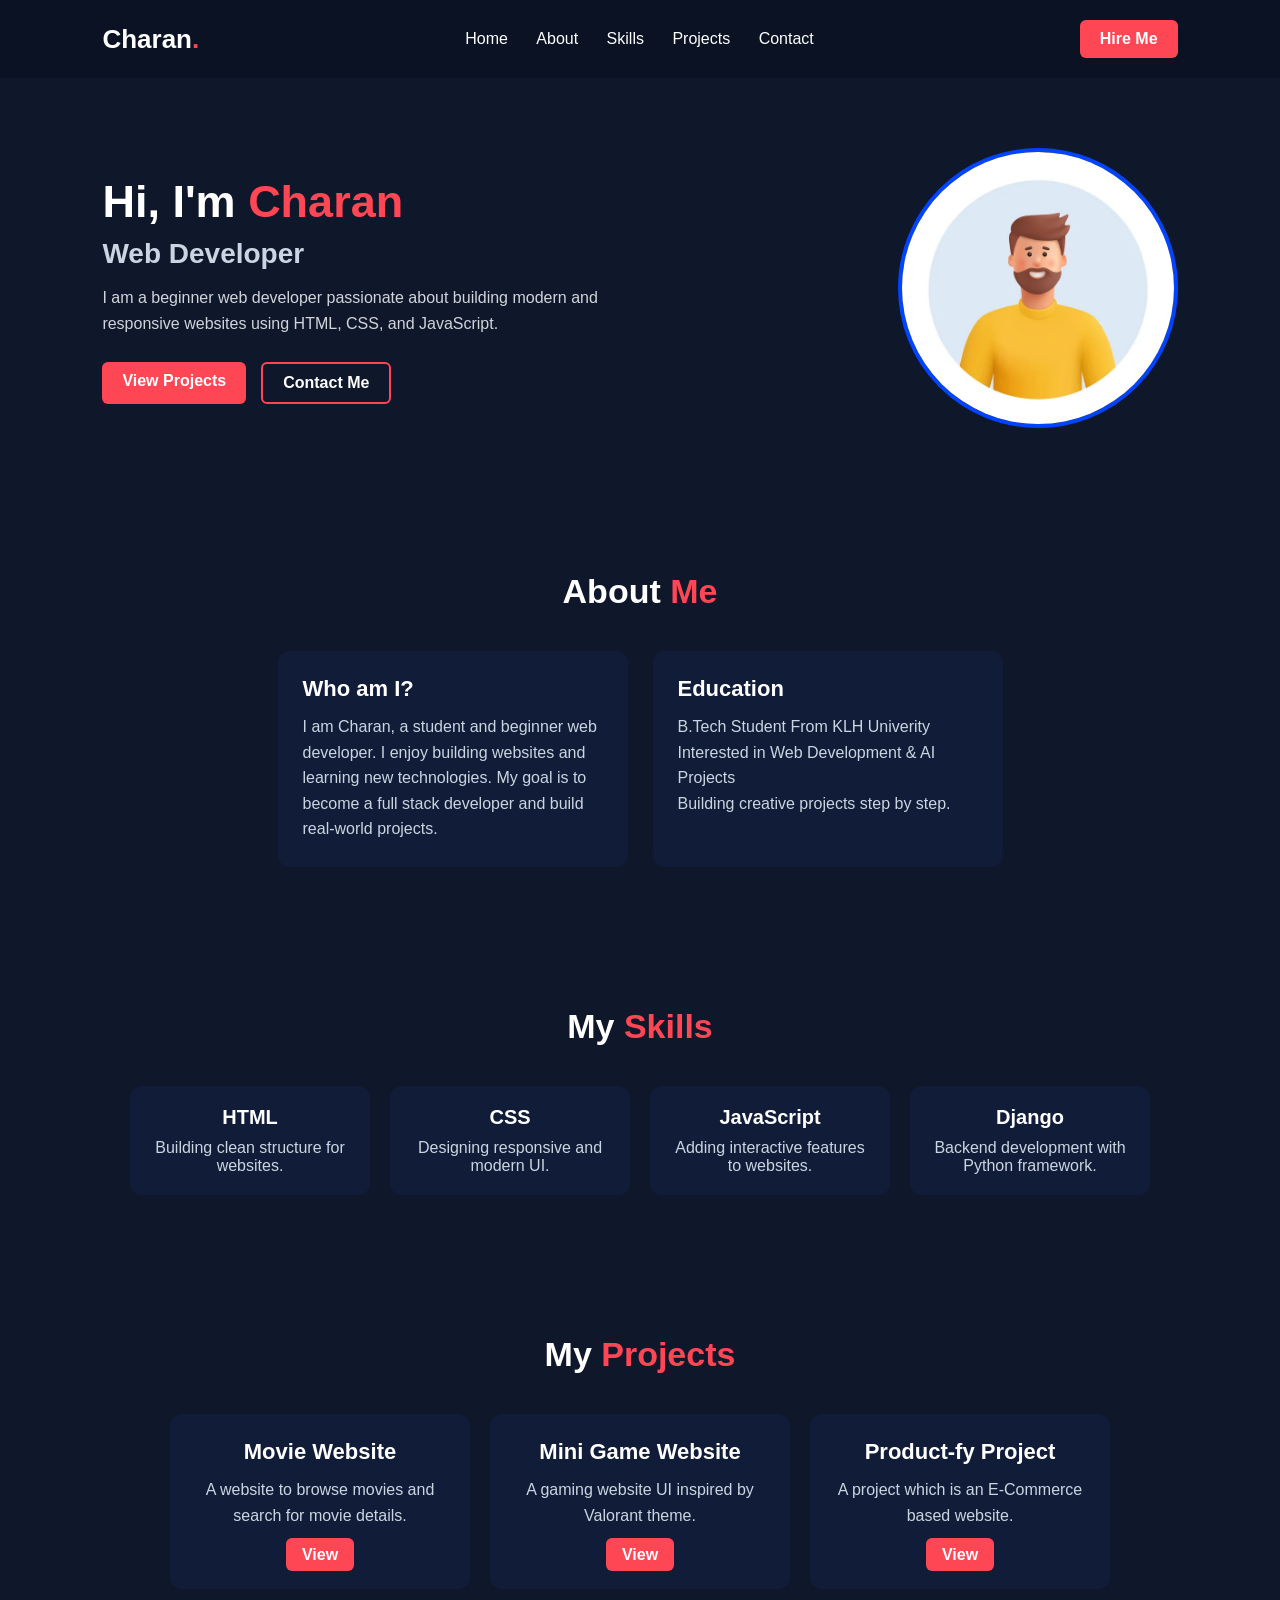
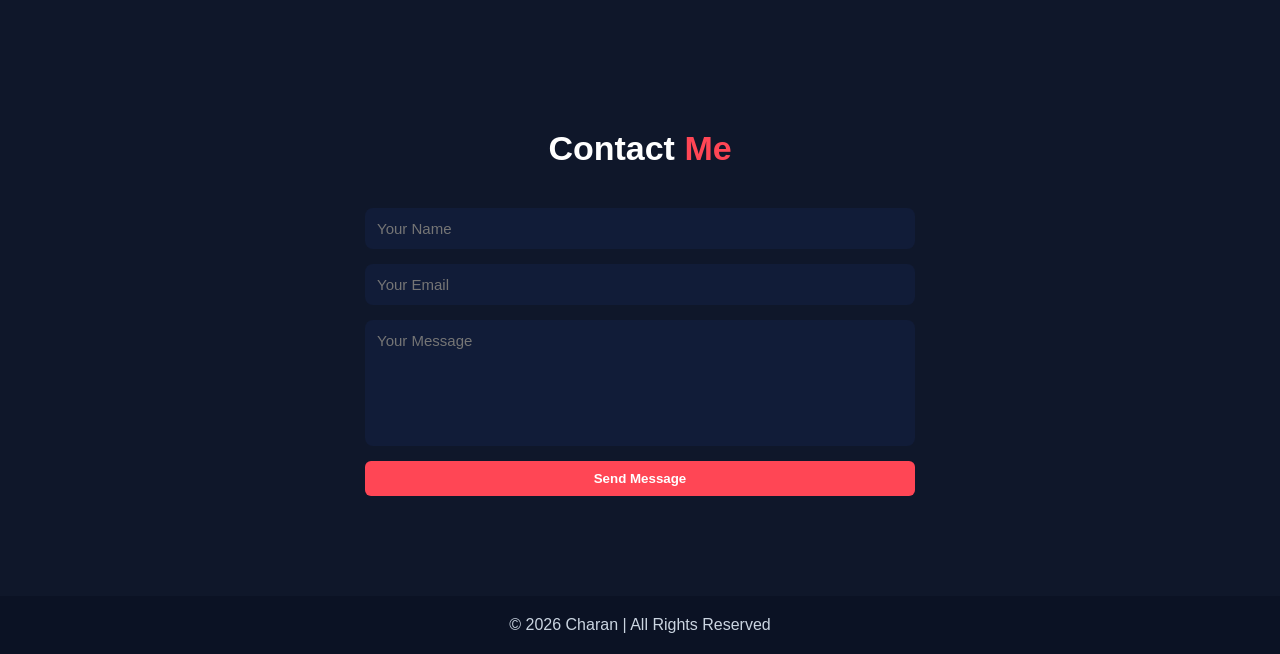
<file: index.html>
<!DOCTYPE html>
<html lang="en">
<head>
    <meta charset="UTF-8">
    <meta name="viewport" content="width=device-width, initial-scale=1.0">
    <title>Charan | Portfolio</title>
    <link rel="stylesheet" href="style.css">
</head>
<body>
    
    <!-- Navbar -->
    <header class="header">
        <div class="logo">Charan<span>.</span></div>

        <nav class="navbar">
            <a href="#home">Home</a>
            <a href="#about">About</a>
            <a href="#skills">Skills</a>
            <a href="#projects">Projects</a>
            <a href="#contact">Contact</a>
        </nav>

        <a href="#contact" class="btn">Hire Me</a>
    </header>


    <!-- Person Section -->
    <section class="Person" id="home">
        <div class="Person-content">
            <h1>Hi, I'm <span>Charan</span></h1>
            <h2>Web Developer</h2>
            <p>
                I am a beginner web developer passionate about building modern and responsive websites using HTML, CSS, and JavaScript.
            </p>

            <div class="Person-buttons">
                <a href="#projects" class="btn">View Projects</a>
                <a href="#contact" class="btn-outline">Contact Me</a>
            </div>
        </div>

        <div class="Person-image">
            <img src="image.png" alt="profile">
        </div>
    </section>


    <!-- About Section -->
    <section class="about" id="about">
        <h2 class="section-title">About <span>Me</span></h2>

        <div class="about-content">
            <div class="about-box">
                <h3>Who am I?</h3>
                <p>
                    I am Charan, a student and beginner web developer. I enjoy building websites and learning new technologies.
                    My goal is to become a full stack developer and build real-world projects.
                </p>
            </div>  

            <div class="about-box">
                <h3>Education</h3>
                <p>
                    B.Tech Student From KLH Univerity<br>
                    Interested in Web Development & AI Projects <br>
                    Building creative projects step by step.
                </p>
            </div>
        </div>
    </section>


    <!-- Skills Section -->
    <section class="skills" id="skills">
        <h2 class="section-title">My <span>Skills</span></h2>

        <div class="skills-container">
            <div class="skill-card">
                <h3>HTML</h3>
                <p>Building clean structure for websites.</p>
            </div>

            <div class="skill-card">
                <h3>CSS</h3>
                <p>Designing responsive and modern UI.</p>
            </div>

            <div class="skill-card">
                <h3>JavaScript</h3>
                <p>Adding interactive features to websites.</p>
            </div>

            <div class="skill-card">
                <h3>Django</h3>
                <p>Backend development with Python framework.</p>
            </div>
        </div>
    </section>


    <!-- Projects Section -->
    <section class="projects" id="projects">
        <h2 class="section-title">My <span>Projects</span></h2>

        <div class="projects-container">

            <div class="project-card">
                <h3>Movie Website</h3>
                <p>
                    A website to browse movies and search for movie details.
                </p>
                <a href="#" class="project-btn">View</a>
            </div>

            <div class="project-card">
                <h3>Mini Game Website</h3>
                <p>
                    A gaming website UI inspired by Valorant theme.
                </p>
                <a href="#" class="project-btn">View</a>
            </div>

            <div class="project-card">
                <h3>Product-fy Project</h3>
                <p>
                    A project which is an E-Commerce based website.
                </p>
                <a href="#" class="project-btn">View</a>
            </div>

        </div>
    </section>


    <!-- Contact Section -->
    <section class="contact" id="contact">
        <h2 class="section-title">Contact <span>Me</span></h2>

        <form class="contact-form">
            <input type="text" placeholder="Your Name" required>
            <input type="email" placeholder="Your Email" required>
            <textarea placeholder="Your Message" rows="6" required></textarea>

            <button type="submit" class="btn">Send Message</button>
        </form>
    </section>


    <!-- Footer -->
    <footer class="footer">
        <p>© 2026 Charan | All Rights Reserved</p>
    </footer>

</body>
</html>
</file>
<file: style.css>
* {
    margin: 0;
    padding: 0;
    box-sizing: border-box;
    font-family: Arial, sans-serif;
}

body {
    background: #0f172a;
    color: white;
}

/* Navbar */
.header {
    width: 100%;
    padding: 20px 8%;
    display: flex;
    justify-content: space-between;
    align-items: center;
    background: #0b1224;
    position: sticky;
    top: 0;
    z-index: 100;
}

.logo {
    font-size: 26px;
    font-weight: bold;
    color: white;
}

.logo span {
    color: #ff4655;
}

.navbar a {
    text-decoration: none;
    color: white;
    margin: 0 12px;
    font-size: 16px;
    transition: 0.3s;
}

.navbar a:hover {
    color: #ff4655;
}

/* Buttons */
.btn {
    text-decoration: none;
    padding: 10px 20px;
    background: #ff4655;
    color: white;
    border-radius: 6px;
    font-weight: bold;
    transition: 0.3s;
    border: none;
    cursor: pointer;
}

.btn:hover {
    background: #ff2d3f;
}

.btn-outline {
    text-decoration: none;
    padding: 10px 20px;
    border: 2px solid #ff4655;
    color: white;
    border-radius: 6px;
    font-weight: bold;
    transition: 0.3s;
}

.btn-outline:hover {
    background: #ff4655;
}

/* Person Section */
.Person {
    display: flex;
    justify-content: space-between;
    align-items: center;
    padding: 70px 8%;
    gap: 40px;
}

.Person-content {
    max-width: 550px;
}

.Person-content h1 {
    font-size: 45px;
    margin-bottom: 10px;
}

.Person-content h1 span {
    color: #ff4655;
}

.Person-content h2 {
    font-size: 28px;
    margin-bottom: 15px;
    color: #cbd5e1;
}

.Person-content p {
    font-size: 16px;
    line-height: 1.6;
    color: #d1d5db;
    margin-bottom: 25px;
}

.Person-buttons {
    display: flex;
    gap: 15px;
}

.Person-image img {
    width: 280px;
    border-radius: 50%;
    border: 4px solid #0044ff;
}

/* Sections */
section {
    padding: 70px 8%;
}

.section-title {
    text-align: center;
    font-size: 34px;
    margin-bottom: 40px;
}

.section-title span {
    color: #ff4655;
}

/* About */
.about-content {
    display: flex;
    gap: 25px;
    justify-content: center;
    flex-wrap: wrap;
}

.about-box {
    background: #111c38;
    padding: 25px;
    border-radius: 12px;
    width: 350px;
    transition: 0.3s;
}

.about-box:hover {
    transform: translateY(-8px);
    border: 1px solid #ff4655;
}

.about-box h3 {
    margin-bottom: 12px;
    font-size: 22px;
}

.about-box p {
    color: #cbd5e1;
    line-height: 1.6;
}

/* Skills */
.skills-container {
    display: flex;
    gap: 20px;
    justify-content: center;
    flex-wrap: wrap;
}

.skill-card {
    width: 240px;
    padding: 20px;
    background: #111c38;
    border-radius: 12px;
    text-align: center;
    transition: 0.3s;
}

.skill-card:hover {
    transform: translateY(-8px);
    border: 1px solid #ff4655;
}

.skill-card h3 {
    font-size: 20px;
    margin-bottom: 10px;
}

.skill-card p {
    color: #cbd5e1;
}

/* Projects */
.projects-container {
    display: flex;
    gap: 20px;
    justify-content: center;
    flex-wrap: wrap;
}

.project-card {
    width: 300px;
    background: #111c38;
    padding: 25px;
    border-radius: 12px;
    text-align: center;
    transition: 0.3s;
}

.project-card:hover {
    transform: translateY(-8px);
    border: 1px solid #ff4655;
}

.project-card h3 {
    font-size: 22px;
    margin-bottom: 12px;
}

.project-card p {
    color: #cbd5e1;
    margin-bottom: 18px;
    line-height: 1.6;
}

.project-btn {
    text-decoration: none;
    color: white;
    background: #ff4655;
    padding: 8px 16px;
    border-radius: 6px;
    font-weight: bold;
    transition: 0.3s;
}

.project-btn:hover {
    background: #ff2d3f;
}

/* Contact */
.contact-form {
    max-width: 550px;
    margin: auto;
    display: flex;
    flex-direction: column;
    gap: 15px;
}

.contact-form input,
.contact-form textarea {
    width: 100%;
    padding: 12px;
    border-radius: 8px;
    border: none;
    outline: none;
    background: #111c38;
    color: white;
    font-size: 15px;
}

.contact-form textarea {
    resize: none;
}

/* Footer */
.footer {
    text-align: center;
    padding: 20px;
    background: #0b1224;
    color: #cbd5e1;
    margin-top: 30px;
}

/* Responsive */
@media (max-width: 900px) {
    .Person {
        flex-direction: column;
        text-align: center;
    }

    .Person-buttons {
        justify-content: center;
    }

    .navbar {
        display: none;
    }
}
</file>
